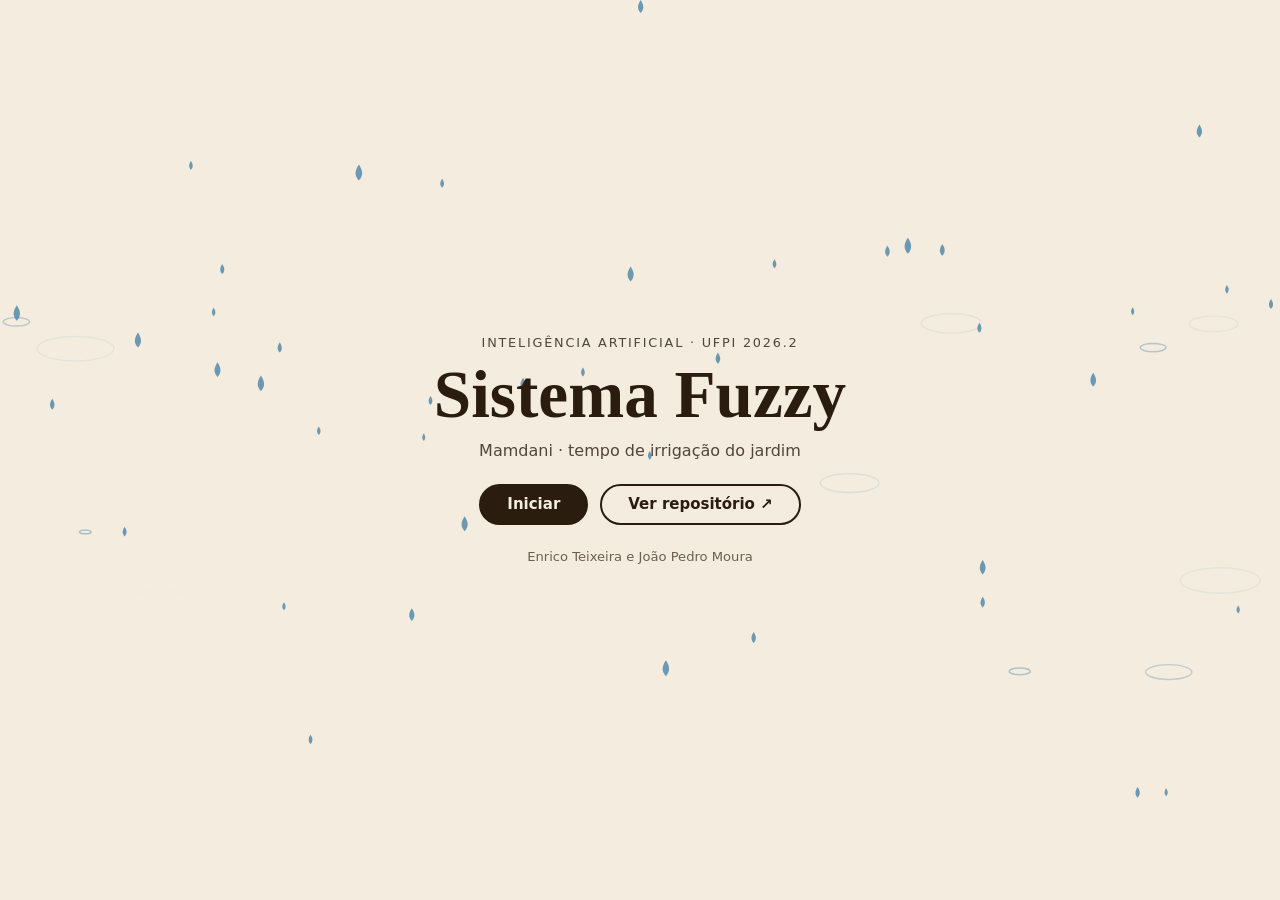
<file: index.html>
<!DOCTYPE html>
<html lang="pt-BR">
<head>
  <meta charset="UTF-8">
  <meta name="viewport" content="width=device-width, initial-scale=1">
  <title>Sistema Fuzzy — Tempo de irrigação</title>
  <link rel="stylesheet" href="css/estilo.css">
</head>
<body>
  <!-- ================= Tela inicial ================= -->
  <section id="abertura">
    <canvas id="abertura-canvas" aria-hidden="true"></canvas>
    <div class="capa">
      <div class="disc">Inteligência Artificial · UFPI 2026.2</div>
      <h1 class="nome">Sistema Fuzzy</h1>
      <div class="var">Mamdani · tempo de irrigação do jardim</div>
      <div class="capa-botoes">
        <button type="button" id="btn-iniciar" class="pilula cheia">Iniciar</button>
        <a id="btn-repo-abertura" class="pilula contorno" href="https://github.com/enricotx/ia-ufpi-sistema-fuzzy" target="_blank" rel="noopener">Ver repositório ↗</a>
      </div>
      <div class="autores">Enrico Teixeira e João Pedro Moura</div>
    </div>
  </section>

  <!-- ================= Simulador ================= -->
  <div id="simulador" hidden>
    <header class="topo">
      <div>
        <p class="titulo">Sistema Fuzzy (Mamdani)</p>
        <div class="disc">Inteligência Artificial · UFPI 2026.2 · Enrico Teixeira e João Pedro Moura</div>
      </div>
      <div class="espaco"></div>
      <span id="status" class="status">Pronto para calcular</span>
      <div id="anuncio" class="so-leitor" aria-live="polite"></div>
      <a class="pilula contorno pequena" href="https://github.com/enricotx/ia-ufpi-sistema-fuzzy" target="_blank" rel="noopener">Repositório no GitHub ↗</a>
    </header>

    <main class="layout">
      <!-- Coluna de configuração -->
      <aside>
        <div class="painel">
          <h2>Entradas</h2>
          <div class="campo" id="campo-umidade">
            <label for="c-umidade">Umidade do solo (U) <small>0% a 100%</small></label>
            <div class="linha-entrada">
              <input type="text" inputmode="decimal" id="c-umidade" autocomplete="off">
              <span class="un">%</span>
              <input type="range" id="r-umidade" min="0" max="100" step="1" aria-label="Umidade do solo (deslizante)">
            </div>
            <div class="erro" id="erro-umidade"></div>
          </div>
          <div class="campo" id="campo-temperatura">
            <label for="c-temperatura">Temperatura (T) <small>10 °C a 40 °C</small></label>
            <div class="linha-entrada">
              <input type="text" inputmode="decimal" id="c-temperatura" autocomplete="off">
              <span class="un">°C</span>
              <input type="range" id="r-temperatura" min="10" max="40" step="0.5" aria-label="Temperatura (deslizante)">
            </div>
            <div class="erro" id="erro-temperatura"></div>
          </div>
          <div class="campo">
            <label for="c-dz">Passo de defuzzificação (Δz)</label>
            <select id="c-dz">
              <option value="0.1">0,1 minuto</option>
              <option value="0.05">0,05 minuto</option>
              <option value="0.01">0,01 minuto</option>
            </select>
          </div>
        </div>

        <div class="painel">
          <h2>Regras</h2>
          <table class="regras-config">
            <thead><tr><th></th><th>SE o solo é</th><th>E a temperatura é</th><th>ENTÃO o tempo é</th></tr></thead>
            <tbody id="regras-config"></tbody>
          </table>
          <p class="nota">Os antecedentes são fixos; troque o consequente de cada regra.</p>
        </div>

        <div class="painel">
          <div class="botoes">
            <button type="button" id="btn-calcular" class="b primario">Calcular</button>
            <button type="button" id="btn-avancar" class="b">Avançar etapa</button>
            <button type="button" id="btn-restaurar" class="b">Restaurar padrão</button>
          </div>
          <div class="resumo-erros" id="resumo-erros" aria-live="polite"></div>
        </div>
      </aside>

      <!-- Coluna de resultados -->
      <section class="resultados" id="resultados">
        <ol class="etapas" id="etapas">
          <li data-etapa="1"><b>1</b>Fuzzificação</li>
          <li data-etapa="2"><b>2</b>Regras</li>
          <li data-etapa="3"><b>3</b>Implicação</li>
          <li data-etapa="4"><b>4</b>Agregação</li>
          <li data-etapa="5"><b>5</b>Defuzzificação</li>
        </ol>

        <div class="metricas">
          <div class="metrica"><div class="r">Etapa</div><div class="v" id="m-etapa">0 <small>de 5</small></div></div>
          <div class="metrica"><div class="r">Regras ativadas</div><div class="v" id="m-regras">—</div></div>
          <div class="metrica destaque"><div class="r">Tempo recomendado</div><div class="v" id="m-tempo">ainda não calculado</div></div>
        </div>

        <div class="painel">
          <h2><span class="num">1</span>Fuzzificação</h2>
          <div class="graficos-entrada">
            <div>
              <svg class="grafico" id="g-umidade" viewBox="0 0 520 230" role="img" aria-label="Conjuntos de umidade"></svg>
              <div class="graus" id="graus-umidade"></div>
            </div>
            <div>
              <svg class="grafico" id="g-temperatura" viewBox="0 0 520 230" role="img" aria-label="Conjuntos de temperatura"></svg>
              <div class="graus" id="graus-temperatura"></div>
            </div>
          </div>
          <p class="nota">Os graus são a compatibilidade da entrada com cada termo linguístico; não são probabilidades e não precisam somar 1.</p>
        </div>

        <div class="painel">
          <h2><span class="num">2</span>Avaliação das regras <span class="num">3</span>Implicação</h2>
          <div class="regras-area">
            <div class="rolagem">
              <table class="tabela-regras">
                <thead><tr><th>Regra</th><th>μ solo</th><th>μ temperatura</th><th>h = min</th><th></th><th>Consequente</th></tr></thead>
                <tbody id="tabela-regras"></tbody>
              </table>
              <p class="nota">Clique numa regra para ver o consequente e o recorte da implicação.</p>
            </div>
            <div class="lado-regra">
              <h3 id="titulo-regra">Regra selecionada</h3>
              <svg class="grafico" id="g-regra" viewBox="0 0 520 230" role="img" aria-label="Consequente da regra e recorte"></svg>
              <p class="nota" id="texto-regra"></p>
            </div>
          </div>
        </div>

        <div class="painel">
          <h2><span class="num">4</span>Agregação <span class="num">5</span>Defuzzificação</h2>
          <div class="saida-area">
            <svg class="grafico" id="g-saida" viewBox="0 0 520 230" role="img" aria-label="Saída agregada e centroide"></svg>
            <div>
              <div class="resultado-tempo">
                <div class="r">Tempo de irrigação (centroide)</div>
                <div class="v" id="tempo-final">—</div>
              </div>
              <div class="conta" id="conta"></div>
            </div>
          </div>
        </div>

        <div class="painel">
          <h2>Log das etapas</h2>
          <ol class="log" id="log"><li class="vazio">Clique em Calcular ou Avançar etapa.</li></ol>
          <div class="copiar">
            <button type="button" class="pequeno" id="btn-copiar-log">Copiar log</button>
            <span class="aviso-log" id="aviso-log" aria-live="polite"></span>
          </div>
        </div>
      </section>
    </main>

    <footer class="rodape">
      Código-fonte: <a href="https://github.com/enricotx/ia-ufpi-sistema-fuzzy" target="_blank" rel="noopener">github.com/enricotx/ia-ufpi-sistema-fuzzy</a>
      · <a href="testes.html">Testes de validação</a>
    </footer>
  </div>

  <script type="module" src="js/abertura.js"></script>
  <script type="module" src="js/ui.js"></script>
</body>
</html>
</file>
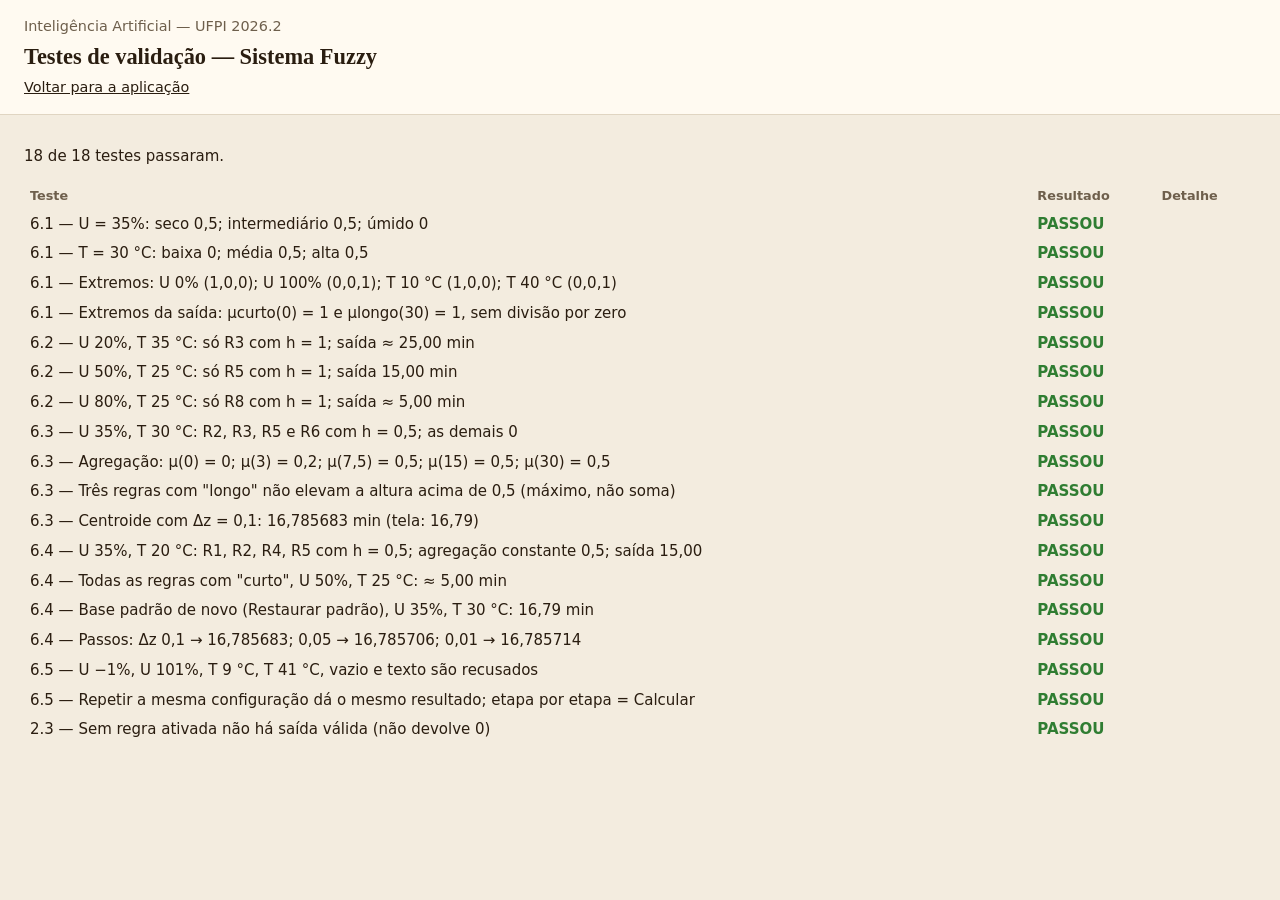
<file: testes.html>
<!DOCTYPE html>
<html lang="pt-BR">
<head>
  <meta charset="UTF-8">
  <meta name="viewport" content="width=device-width, initial-scale=1">
  <title>Testes de validação — Sistema Fuzzy</title>
  <link rel="stylesheet" href="css/estilo.css">
</head>
<body>
  <header class="cabecalho">
    <p class="disciplina">Inteligência Artificial — UFPI 2026.2</p>
    <h1>Testes de validação — Sistema Fuzzy</h1>
    <p class="meta"><a href="index.html">Voltar para a aplicação</a></p>
  </header>
  <main style="padding:16px 24px">
    <p id="resumo"></p>
    <table>
      <thead><tr><th>Teste</th><th>Resultado</th><th>Detalhe</th></tr></thead>
      <tbody id="resultados"></tbody>
    </table>
  </main>
  <script type="module" src="js/testes.js"></script>
</body>
</html>
</file>
<file: css/estilo.css>
/* css/estilo.css — tema areia (abertura + simulador), igual ao da Colônia de Formigas */
:root {
  --fundo:#f3ecdf; --painel:#fffaf1; --borda:#e0d5c2; --texto:#2a1d10; --texto2:#6e5f4c;
  --primaria:#2a1d10; --destaque:#d9480f; --ok:#2f7d32; --erro:#c62828;
  --agua:#3d7ea6;
  /* cores dos conjuntos (mesma ordem nos três gráficos) */
  --c1:#3d7ea6; --c2:#b07a2a; --c3:#7a4fa0;
  --mono: ui-monospace, "Cascadia Code", Consolas, monospace;
  --serifa: Georgia, "Times New Roman", serif;
}
* { box-sizing:border-box; }
[hidden] { display:none !important; }
body { margin:0; background:var(--fundo); color:var(--texto); font-family:system-ui, -apple-system, "Segoe UI", Roboto, sans-serif; font-size:15px; line-height:1.45; }
a { color:var(--texto); }

/* ---------- abertura ---------- */
#abertura { position:relative; width:100vw; height:100vh; height:100dvh; overflow:hidden; background:var(--fundo); color:var(--texto); transition:opacity .4s ease; }
#abertura.some { opacity:0; }
#abertura-canvas { position:absolute; inset:0; width:100%; height:100%; display:block; }
.capa { position:absolute; inset:0; display:flex; flex-direction:column; align-items:center; justify-content:center; text-align:center; padding:16px; pointer-events:none; }
.capa .disc { font-size:.8rem; letter-spacing:.14em; text-transform:uppercase; opacity:.8; margin-bottom:8px; }
.capa .nome { font-family:var(--serifa); font-size:clamp(2.2rem, 7vw, 4.2rem); font-weight:700; line-height:1.05; margin:0; }
.capa .var { font-size:1rem; opacity:.8; margin:8px 0 22px; }
.capa-botoes { display:flex; gap:12px; flex-wrap:wrap; justify-content:center; }
.capa .autores { margin-top:22px; font-size:.82rem; color:var(--texto2); }
.pilula { pointer-events:auto; display:inline-block; font:inherit; font-weight:600; padding:9px 26px; border-radius:999px; border:2px solid var(--primaria); cursor:pointer; text-decoration:none; line-height:1.3; }
.pilula.cheia { background:var(--primaria); color:#f6eedd; }
.pilula.contorno { background:transparent; color:var(--primaria); }
.pilula.pequena { padding:5px 16px; font-size:.9rem; }
.pilula:focus-visible, button:focus-visible, a:focus-visible, select:focus-visible, input:focus-visible { outline:3px solid var(--destaque); outline-offset:2px; }

/* ---------- topo ---------- */
.topo { display:flex; align-items:center; gap:16px; padding:12px 24px; border-bottom:1px solid var(--borda); background:var(--painel); flex-wrap:wrap; }
.topo .titulo { font-family:var(--serifa); font-size:1.3rem; font-weight:700; margin:0; }
.topo .disc { color:var(--texto2); font-size:.85rem; }
.topo .espaco { flex:1; }
.status { padding:6px 14px; border-radius:999px; background:#e8f3e8; color:var(--ok); font-weight:600; font-size:.9rem; }
.status.etapa { background:#fff1e8; color:var(--destaque); }
.status.calculado { background:#e6edf7; color:#1f4e8c; }
.status.desatualizado { background:#fdf3d8; color:#8a5a00; }
.status.invalido { background:#fdeaea; color:var(--erro); }

/* ---------- layout ---------- */
.layout { display:grid; grid-template-columns:360px 1fr; gap:20px; padding:20px 24px 40px; max-width:1500px; margin:0 auto; }
.layout > * { min-width:0; }
@media (max-width: 950px) { .layout { grid-template-columns:1fr; } }
.painel { background:var(--painel); border:1px solid var(--borda); border-radius:12px; padding:16px 18px; margin-bottom:16px; }
.painel h2 { margin:0 0 12px; font-size:1rem; text-transform:uppercase; letter-spacing:.06em; color:var(--texto2); }
.painel h2 .num { display:inline-block; width:24px; height:24px; line-height:24px; text-align:center; border-radius:50%; background:var(--borda); color:var(--texto); font-size:.8rem; margin-right:6px; letter-spacing:0; }
.rolagem { overflow-x:auto; }
.nota { font-size:.85rem; color:var(--texto2); margin:6px 0 0; }

/* entradas */
.campo { margin-bottom:14px; }
.campo label { display:block; font-weight:600; font-size:.9rem; margin-bottom:4px; }
.campo label small { font-weight:400; color:var(--texto2); }
.linha-entrada { display:flex; gap:10px; align-items:center; }
.linha-entrada input[type=text] { width:84px; font:inherit; padding:6px 8px; border:1px solid var(--borda); border-radius:6px; background:#fff; text-align:right; }
.linha-entrada input[type=range] { flex:1; accent-color:var(--primaria); min-width:0; }
.linha-entrada .un { color:var(--texto2); font-size:.9rem; width:24px; }
.campo.invalido input[type=text] { border-color:var(--erro); background:#fff5f5; }
.campo .erro { color:var(--erro); font-size:.82rem; margin-top:3px; }
.campo .erro:empty { display:none; }
select { font:inherit; padding:5px 8px; border-radius:6px; border:1px solid var(--borda); background:#fff; color:var(--texto); }
.resumo-erros { color:var(--erro); font-weight:600; font-size:.9rem; margin-top:10px; }
.resumo-erros:empty { display:none; }

/* tabela de regras (configuração) */
table { width:100%; border-collapse:collapse; }
th { text-align:left; font-size:.8rem; color:var(--texto2); font-weight:600; padding:4px 6px; }
td { padding:4px 6px; }
.regras-config { table-layout:fixed; }
.regras-config th { font-size:.75rem; line-height:1.2; vertical-align:bottom; }
.regras-config th:first-child { width:30px; }
.regras-config th:last-child { width:96px; }
.regras-config td { font-size:.88rem; border-bottom:1px solid #efe6d6; padding:3px 4px; overflow-wrap:anywhere; }
.regras-config td:first-child { font-weight:700; font-family:var(--mono); }
.regras-config select { width:100%; padding:4px 4px; }
.regras-config select.alterado { border-color:var(--destaque); }

/* botões */
.botoes { display:grid; grid-template-columns:1fr 1fr; gap:8px; }
button.b { font:inherit; font-weight:600; padding:10px; border-radius:8px; border:1px solid var(--borda); background:#fff; cursor:pointer; color:var(--texto); }
button.b.primario { background:var(--primaria); color:#f6eedd; border-color:var(--primaria); grid-column:1 / -1; font-size:1.05rem; }
button.b:disabled { opacity:.45; cursor:not-allowed; }
button.pequeno { font:inherit; font-size:.85rem; padding:5px 10px; border-radius:6px; border:1px solid var(--borda); background:#fff; cursor:pointer; }

/* etapas */
.etapas { display:grid; grid-template-columns:repeat(5, 1fr); gap:6px; margin-bottom:16px; }
@media (max-width: 700px) { .etapas { grid-template-columns:repeat(5, minmax(0, 1fr)); font-size:.75rem; } }
.etapas li { list-style:none; padding:8px 6px; border-radius:10px; border:1px solid var(--borda); background:var(--painel); text-align:center; color:var(--texto2); font-size:.85rem; overflow-wrap:anywhere; }
.etapas li b { display:block; font-size:1.05rem; }
.etapas li.feita { background:#e8f3e8; color:var(--ok); border-color:#bfdcbf; }
.etapas li.atual { background:#fff1e8; color:var(--destaque); border-color:#f3c4a8; }
.etapas { padding:0; margin-top:0; }

/* métricas */
.metricas { display:grid; grid-template-columns:repeat(3, 1fr); gap:12px; margin-bottom:16px; }
@media (max-width: 700px) { .metricas { grid-template-columns:1fr 1fr; } }
.metrica { background:var(--painel); border:1px solid var(--borda); border-radius:12px; padding:12px 16px; }
.metrica .r { color:var(--texto2); font-size:.85rem; }
.metrica .v { font-size:1.7rem; font-weight:700; font-variant-numeric:tabular-nums; }
.metrica .v small { font-size:.95rem; font-weight:500; color:var(--texto2); }
.metrica.destaque { border-color:var(--destaque); border-width:2px; }
.metrica.destaque .v { color:var(--destaque); }

/* resultados desatualizados ficam apagados */
.resultados.desatualizado .painel, .resultados.desatualizado .metricas { opacity:.45; }

/* gráficos */
.graficos-entrada { display:grid; grid-template-columns:1fr 1fr; gap:16px; }
@media (max-width: 1100px) { .graficos-entrada { grid-template-columns:1fr; } }
svg.grafico { width:100%; height:auto; background:#fbf5ea; border-radius:10px; border:1px solid var(--borda); display:block; }
svg.grafico text { font-family:system-ui, -apple-system, "Segoe UI", Roboto, sans-serif; }
.graus { display:flex; gap:8px; flex-wrap:wrap; margin-top:8px; }
.graus span { font-family:var(--mono); font-size:.88rem; background:#f6eedd; border-radius:6px; padding:2px 8px; border-left:4px solid var(--borda); }
.graus span.zero { color:var(--texto2); }

/* regras (resultado) */
.regras-area { display:grid; grid-template-columns:1fr 320px; gap:16px; }
@media (max-width: 1100px) { .regras-area { grid-template-columns:1fr; } }
.tabela-regras td, .tabela-regras th { padding:6px 8px; border-bottom:1px solid #efe6d6; font-variant-numeric:tabular-nums; }
.tabela-regras tr.regra { cursor:pointer; }
.tabela-regras tr.regra:hover { background:#fbf1e2; }
.tabela-regras tr.ativa { background:#fff1e8; }
.tabela-regras tr.ativa td.h { color:var(--destaque); font-weight:700; }
.tabela-regras tr.selecionada { outline:2px solid var(--destaque); outline-offset:-2px; }
.tabela-regras .mono { font-family:var(--mono); }
.barra { height:8px; background:#efe6d6; border-radius:4px; min-width:50px; }
.barra i { display:block; height:100%; background:var(--destaque); border-radius:4px; }
.lado-regra h3 { margin:0 0 6px; font-size:.95rem; }

/* saída */
.saida-area { display:grid; grid-template-columns:1fr 260px; gap:16px; align-items:start; }
@media (max-width: 1100px) { .saida-area { grid-template-columns:1fr; } }
.resultado-tempo { padding:14px 16px; border-radius:10px; background:#fff1e8; border:1px solid #f3c4a8; }
.resultado-tempo .r { font-size:.85rem; color:var(--texto2); }
.resultado-tempo .v { font-size:2rem; font-weight:700; color:var(--destaque); font-variant-numeric:tabular-nums; }
.conta { font-family:var(--mono); font-size:.85rem; margin-top:10px; overflow-wrap:anywhere; }

/* log */
.log { font-size:.92rem; margin:0; padding-left:20px; }
.log li { margin:6px 0; }
.log .mono { font-family:var(--mono); }
.copiar { margin-top:12px; display:flex; align-items:center; gap:10px; flex-wrap:wrap; }
.aviso-log { color:var(--texto2); font-size:.85rem; }
.vazio { color:var(--texto2); }

/* rodapé */
.rodape { text-align:center; color:var(--texto2); font-size:.85rem; padding:0 24px 32px; }

/* página de testes */
.cabecalho { padding:16px 24px; background:var(--painel); border-bottom:1px solid var(--borda); }
.cabecalho h1 { font-family:var(--serifa); margin:4px 0; font-size:1.4rem; }
.cabecalho .disciplina, .cabecalho .meta { margin:0; color:var(--texto2); font-size:.9rem; }
tr.ok td:nth-child(2) { color:var(--ok); font-weight:700; }
tr.falha td:nth-child(2) { color:var(--erro); font-weight:700; }

/* Texto só para leitores de tela */
.so-leitor { position:absolute; width:1px; height:1px; overflow:hidden; clip:rect(0 0 0 0); white-space:nowrap; }
</file>
